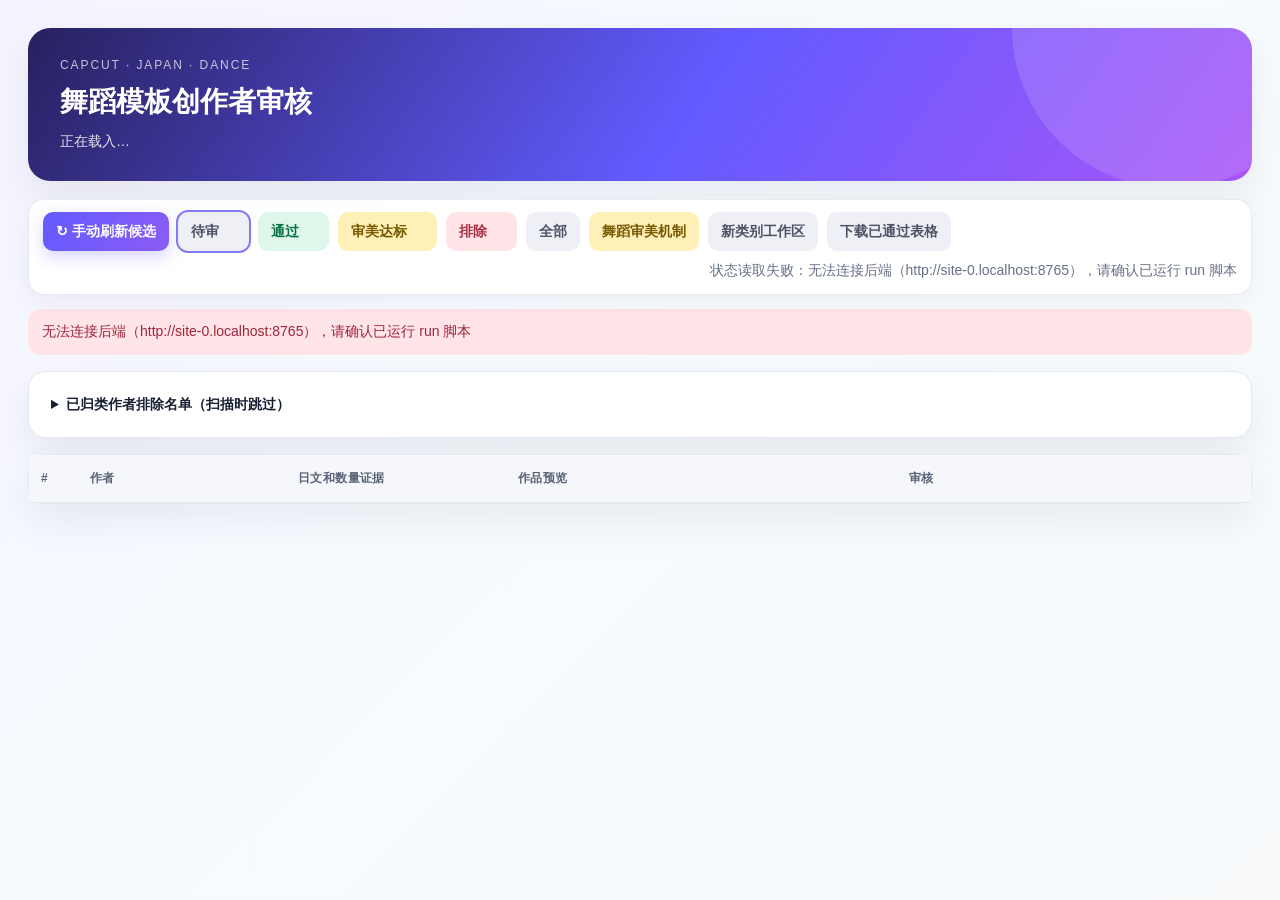
<file: frontend/index.html>
<!doctype html>
<html lang="zh">
<head>
  <meta charset="utf-8">
  <meta name="viewport" content="width=device-width,initial-scale=1">
  <meta name="application-name" content="capcut-creator-review-frontend">
  <title>舞蹈创作者审核</title>
  <link rel="stylesheet" href="css/app.css">
  <script src="js/config.js"></script>
  <script type="module" src="js/review.js"></script>
</head>
<body>
<main>
  <section class="hero">
    <div class="eyebrow">CAPCUT · JAPAN · DANCE</div>
    <h1>舞蹈模板创作者审核</h1>
    <p id="summary">正在载入…</p>
  </section>

  <nav class="toolbar">
    <button id="refreshBtn" class="btn primary" type="button">↻ 手动刷新候选</button>
    <span id="viewButtons">
      <button class="btn" type="button" data-view="pending">待审<span class="count" data-count="pending"></span></button>
      <button class="btn approve" type="button" data-view="approved">通过<span class="count" data-count="approved"></span></button>
      <button class="btn potential" type="button" data-view="aesthetic_only">审美达标<span class="count" data-count="aesthetic_only"></span></button>
      <button class="btn reject" type="button" data-view="rejected">排除<span class="count" data-count="rejected"></span></button>
      <button class="btn" type="button" data-view="all">全部</button>
    </span>
    <a class="btn potential" href="aesthetic.html">舞蹈审美机制</a>
    <a class="btn" href="new-category.html">新类别工作区</a>
    <a id="exportLink" class="btn" href="#">下载已通过表格</a>
    <span id="msg"></span>
    <span id="refreshStatus" class="status-text">准备就绪</span>
  </nav>

  <div id="error" class="notice bad" hidden></div>

  <section id="logPanel" class="log-panel" hidden>
    <h2>刷新日志</h2>
    <div id="logEntries" class="log-entries" role="log" aria-live="polite"></div>
  </section>

  <details class="panel" id="exclusionPanel">
    <summary>已归类作者排除名单（扫描时跳过）</summary>
    <p class="muted">把飞书里已归类作者的 CC 用户名称或 CC ID 粘贴在这里，每行一个。下次扫描会跳过名称或 ID 包含这些内容的作者。</p>
    <textarea id="exclusionText" class="code" spellcheck="false"></textarea>
    <button id="saveExclusions" class="btn primary" type="button">保存排除名单</button>
    <span id="exclusionMsg" class="muted"></span>
  </details>

  <div class="table-wrap" style="margin-top:16px">
    <table>
      <thead><tr><th>#</th><th>作者</th><th>日文和数量证据</th><th>作品预览</th><th>审核</th></tr></thead>
      <tbody id="rows"></tbody>
    </table>
    <div id="emptyState" class="empty" hidden>这个视图暂时没有作者。</div>
  </div>
</main>
</body>
</html>
</file>
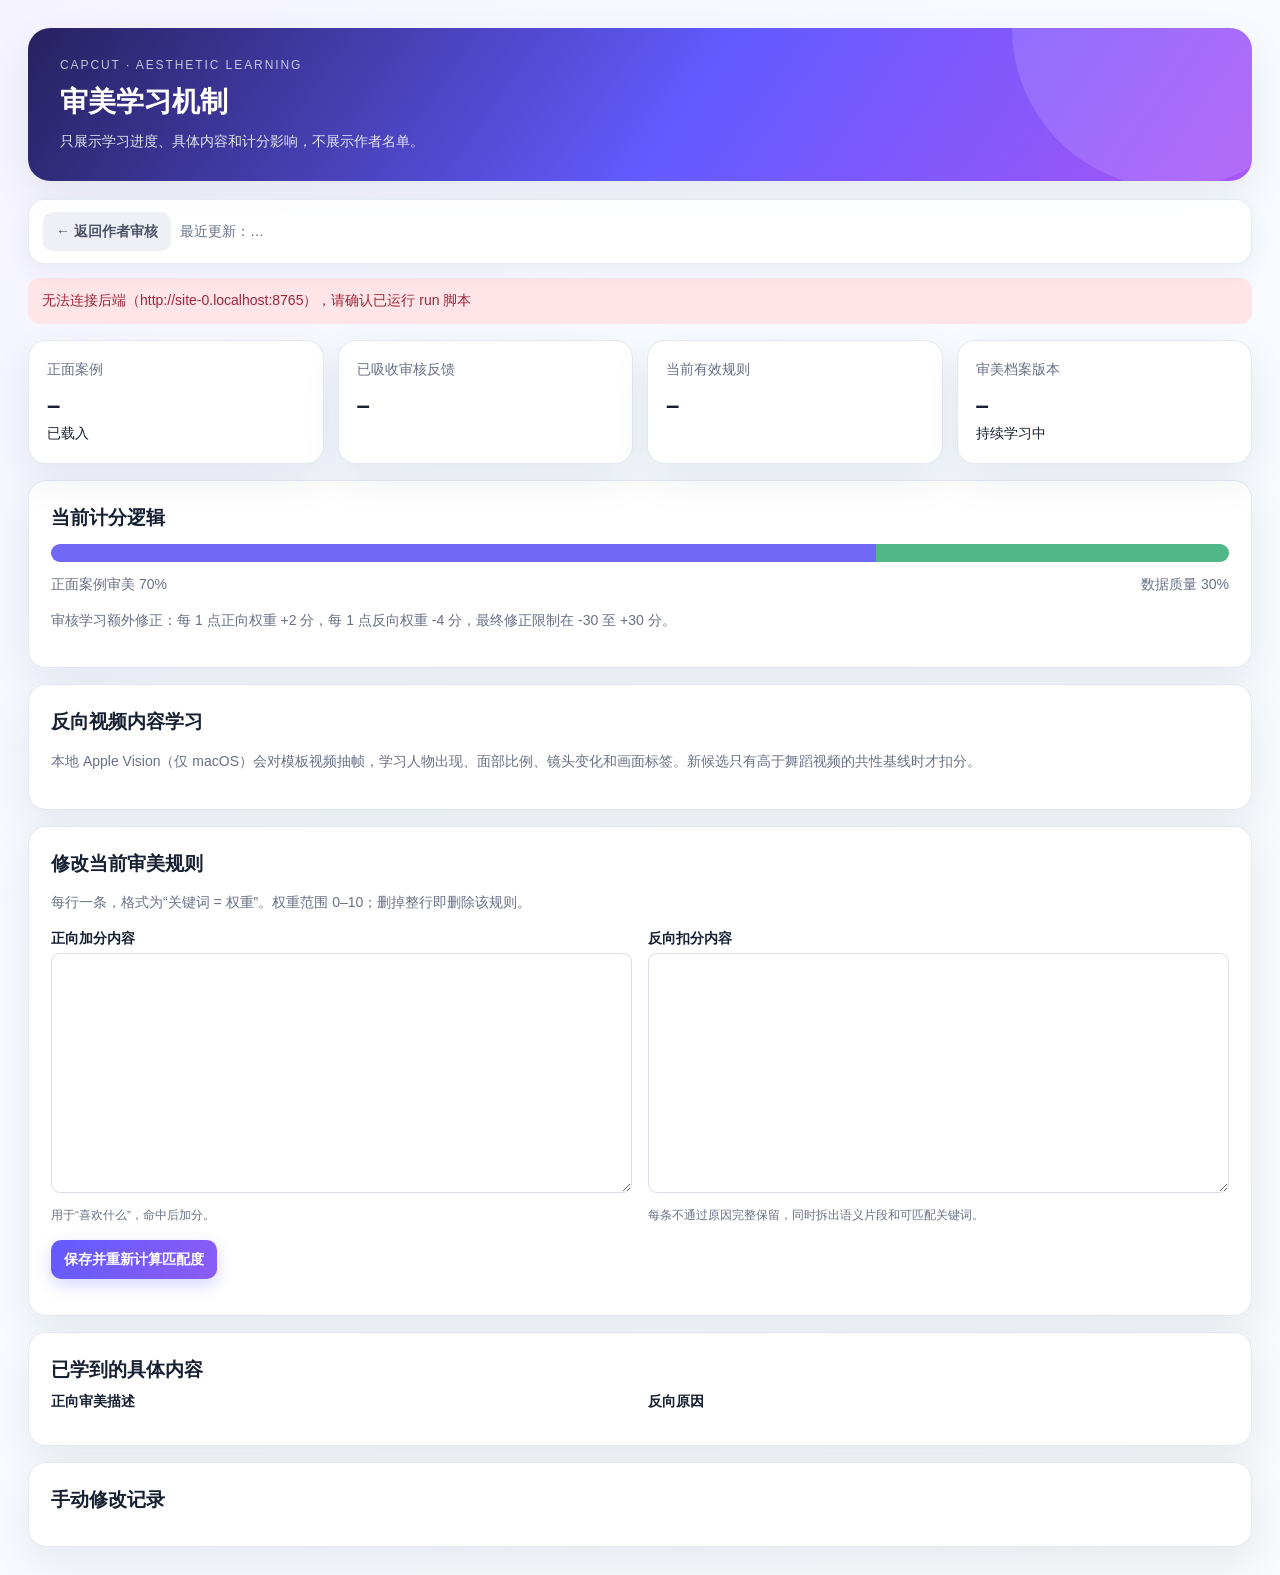
<file: frontend/aesthetic.html>
<!doctype html>
<html lang="zh">
<head>
  <meta charset="utf-8">
  <meta name="viewport" content="width=device-width,initial-scale=1">
  <title>审美学习机制</title>
  <link rel="stylesheet" href="css/app.css">
  <script src="js/config.js"></script>
  <script type="module" src="js/aesthetic.js"></script>
</head>
<body>
<main class="narrow">
  <section class="hero">
    <div class="eyebrow">CAPCUT · AESTHETIC LEARNING</div>
    <h1>审美学习机制</h1>
    <p>只展示学习进度、具体内容和计分影响，不展示作者名单。</p>
  </section>
  <nav class="toolbar">
    <a class="btn" href="index.html">← 返回作者审核</a>
    <span class="muted">最近更新：<span id="updatedAt">…</span></span>
  </nav>
  <div id="notice" class="notice" hidden></div>

  <section class="grid">
    <div class="card"><span class="muted">正面案例</span><b id="referenceCount">–</b><span>已载入</span></div>
    <div class="card"><span class="muted">已吸收审核反馈</span><b id="absorbed">–</b><span id="absorbedDetail"></span></div>
    <div class="card"><span class="muted">当前有效规则</span><b id="ruleCount">–</b><span id="ruleDetail"></span></div>
    <div class="card"><span class="muted">审美档案版本</span><b id="revision">–</b><span>持续学习中</span></div>
  </section>

  <section class="panel">
    <h2>当前计分逻辑</h2>
    <div class="formula"><span></span><span></span></div>
    <div class="legend"><span>正面案例审美 70%</span><span>数据质量 30%</span></div>
    <p class="muted">审核学习额外修正：每 1 点正向权重 +2 分，每 1 点反向权重 -4 分，最终修正限制在 -30 至 +30 分。</p>
  </section>

  <section class="panel">
    <h2>反向视频内容学习</h2>
    <p id="visualSummary"></p>
    <p class="muted">本地 Apple Vision（仅 macOS）会对模板视频抽帧，学习人物出现、面部比例、镜头变化和画面标签。新候选只有高于舞蹈视频的共性基线时才扣分。</p>
    <div id="visualLabels"></div>
  </section>

  <form id="termsForm" class="panel">
    <h2>修改当前审美规则</h2>
    <p class="muted">每行一条，格式为“关键词 = 权重”。权重范围 0–10；删掉整行即删除该规则。</p>
    <div class="two-col">
      <label><b>正向加分内容</b><textarea id="positiveText" class="code" spellcheck="false"></textarea>
        <small>用于“喜欢什么”，命中后加分。</small></label>
      <label><b>反向扣分内容</b><textarea id="negativeText" class="code" spellcheck="false"></textarea>
        <small>每条不通过原因完整保留，同时拆出语义片段和可匹配关键词。</small></label>
    </div>
    <p><button class="btn primary" type="submit">保存并重新计算匹配度</button></p>
  </form>

  <section class="panel">
    <h2>已学到的具体内容</h2>
    <div class="two-col">
      <div><b>正向审美描述</b><ul id="positiveFeedback" class="plain"></ul></div>
      <div><b>反向原因</b><ul id="negativeFeedback" class="plain"></ul></div>
    </div>
  </section>

  <section class="panel">
    <h2>手动修改记录</h2>
    <ul id="history" class="plain"></ul>
  </section>
</main>
</body>
</html>
</file>
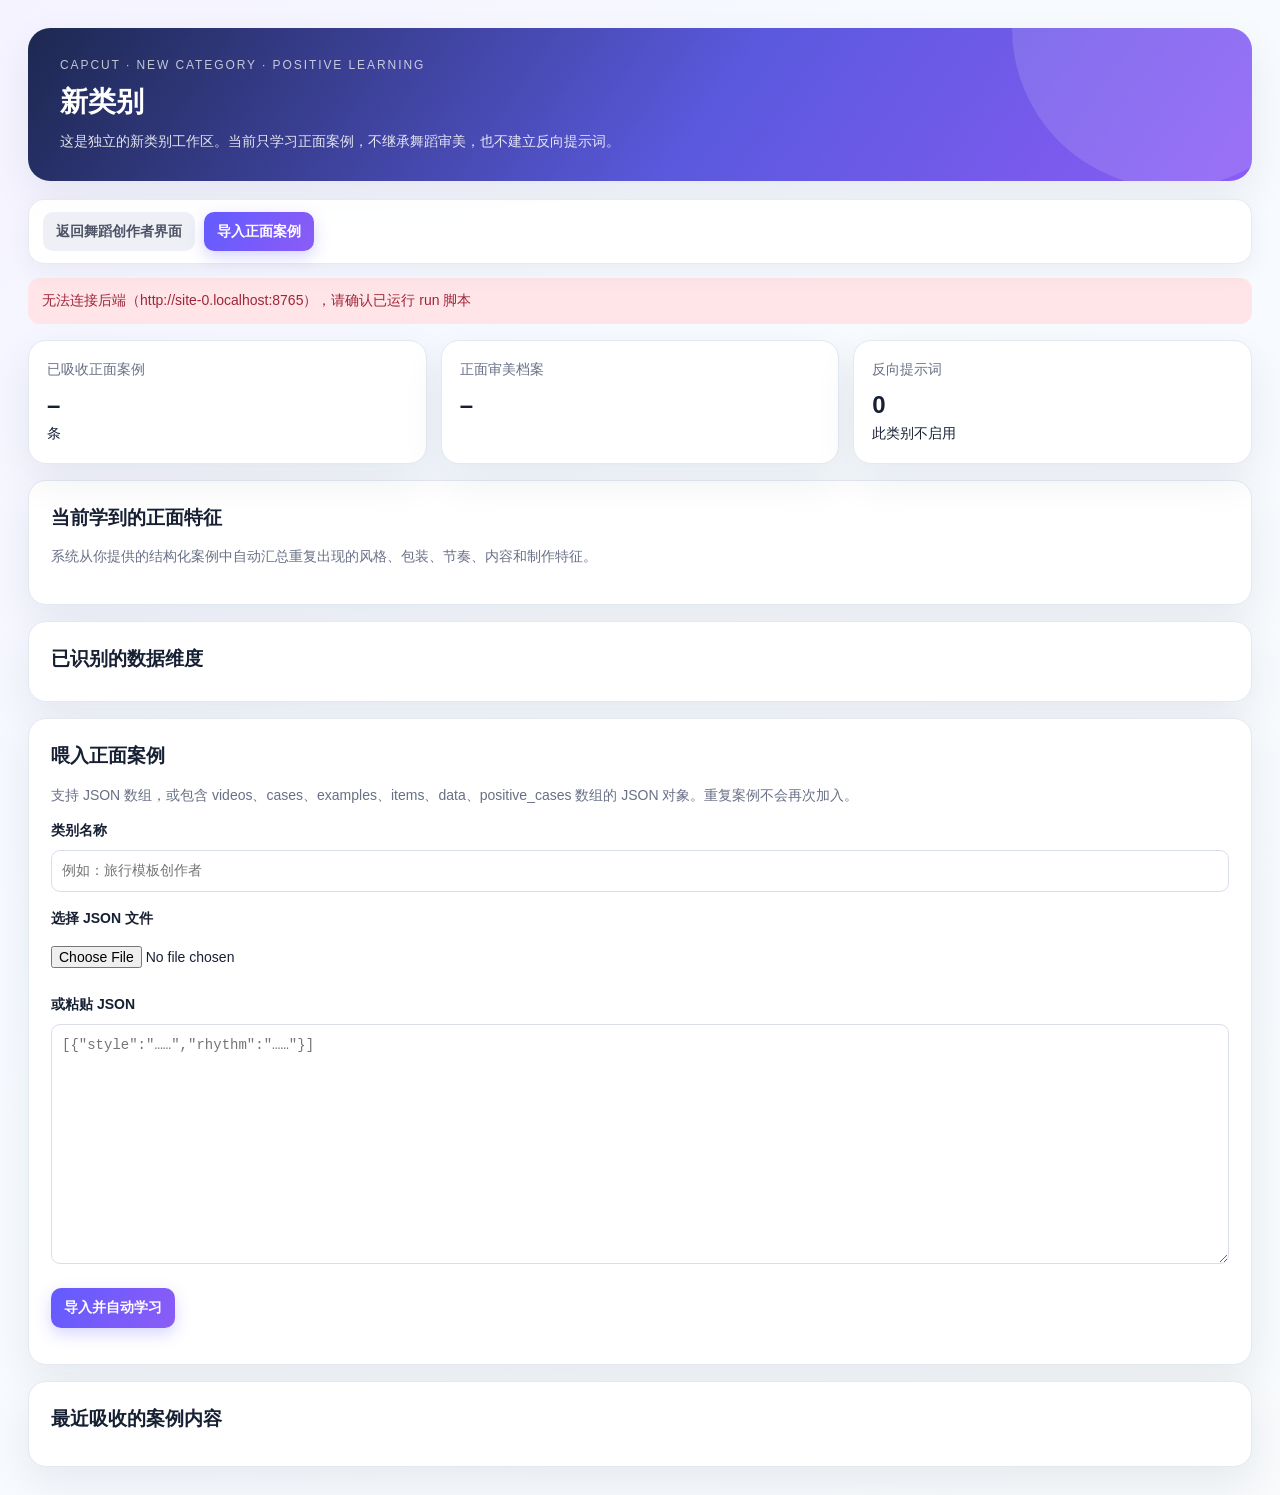
<file: frontend/new-category.html>
<!doctype html>
<html lang="zh">
<head>
  <meta charset="utf-8">
  <meta name="viewport" content="width=device-width,initial-scale=1">
  <title>新类别正面学习</title>
  <link rel="stylesheet" href="css/app.css">
  <script src="js/config.js"></script>
  <script type="module" src="js/new-category.js"></script>
</head>
<body>
<main class="narrow">
  <section class="hero alt">
    <div class="eyebrow">CAPCUT · NEW CATEGORY · POSITIVE LEARNING</div>
    <h1 id="categoryTitle">新类别</h1>
    <p>这是独立的新类别工作区。当前只学习正面案例，不继承舞蹈审美，也不建立反向提示词。</p>
  </section>
  <nav class="toolbar">
    <a class="btn" href="index.html">返回舞蹈创作者界面</a>
    <a class="btn primary" href="#feed">导入正面案例</a>
  </nav>
  <div id="notice" class="notice" hidden></div>

  <section class="grid three">
    <div class="card"><span class="muted">已吸收正面案例</span><b id="caseCount">–</b><span>条</span></div>
    <div class="card"><span class="muted">正面审美档案</span><b id="revision">–</b><span id="updatedAt"></span></div>
    <div class="card"><span class="muted">反向提示词</span><b>0</b><span>此类别不启用</span></div>
  </section>

  <section class="panel">
    <h2>当前学到的正面特征</h2>
    <p class="muted">系统从你提供的结构化案例中自动汇总重复出现的风格、包装、节奏、内容和制作特征。</p>
    <div id="terms"></div>
  </section>

  <section class="panel">
    <h2>已识别的数据维度</h2>
    <div id="fields"></div>
  </section>

  <form id="feed" class="panel">
    <h2>喂入正面案例</h2>
    <p class="muted">支持 JSON 数组，或包含 videos、cases、examples、items、data、positive_cases 数组的 JSON 对象。重复案例不会再次加入。</p>
    <label class="block" for="categoryName">类别名称</label>
    <input id="categoryName" type="text" placeholder="例如：旅行模板创作者">
    <label class="block" for="jsonFile">选择 JSON 文件</label>
    <input id="jsonFile" type="file" accept=".json,application/json">
    <label class="block" for="jsonPayload">或粘贴 JSON</label>
    <textarea id="jsonPayload" class="code" spellcheck="false" placeholder='[{"style":"……","rhythm":"……"}]'></textarea>
    <p><button class="btn primary" type="submit">导入并自动学习</button></p>
  </form>

  <section class="panel">
    <h2>最近吸收的案例内容</h2>
    <ul id="cases" class="cases"></ul>
  </section>
</main>
</body>
</html>
</file>
<file: frontend/css/app.css>
:root {
  --ink: #172033;
  --muted: #687086;
  --line: #e4e8f0;
  --panel: #fff;
  --blue: #635bff;
  --purple: #8b5cf6;
  --green: #15945c;
  --red: #d34b5d;
  --shadow: 0 16px 40px rgba(31, 38, 67, .08);
}
* { box-sizing: border-box; }
body {
  margin: 0;
  min-height: 100vh;
  overflow-x: hidden;
  color: var(--ink);
  font: 14px/1.55 -apple-system, BlinkMacSystemFont, "SF Pro Text", "PingFang SC", "Microsoft YaHei", sans-serif;
  background: linear-gradient(135deg, #f5f3ff 0, #f7fbff 40%, #f8fafc 100%);
}
main { max-width: 1800px; margin: auto; padding: 28px; min-width: 0; }
main.narrow { max-width: 1280px; }
a { color: #5148d8; }
.muted, small { color: var(--muted); }
[hidden] { display: none !important; }

/* hero */
.hero {
  position: relative; overflow: hidden; color: #fff; padding: 28px 32px; border-radius: 22px;
  background: linear-gradient(125deg, #27215f, #635bff 54%, #a855f7); box-shadow: var(--shadow);
}
.hero::after {
  content: ""; position: absolute; width: 320px; height: 320px; border-radius: 50%;
  right: -80px; top: -160px; background: rgba(255, 255, 255, .13);
}
.hero.alt { background: linear-gradient(125deg, #1d2850, #5b59de 56%, #8b5cf6); }
.eyebrow { font-size: 12px; letter-spacing: .16em; text-transform: uppercase; opacity: .72; }
.hero h1 { font-size: 28px; margin: 5px 0 8px; }
.hero p { max-width: 1050px; margin: 0; color: rgba(255, 255, 255, .86); }

/* buttons & toolbar */
.toolbar {
  position: sticky; top: 0; z-index: 8; display: flex; align-items: center; gap: 9px; flex-wrap: wrap;
  margin: 18px 0 14px; padding: 12px 14px; border: 1px solid rgba(228, 232, 240, .9); border-radius: 16px;
  background: rgba(255, 255, 255, .92); backdrop-filter: blur(14px); box-shadow: 0 8px 24px rgba(31, 38, 67, .06);
}
.btn {
  appearance: none; display: inline-flex; align-items: center; justify-content: center; border: 0;
  border-radius: 10px; padding: 9px 13px; color: #4d5265; background: #eef0f6; font: inherit;
  font-weight: 650; cursor: pointer; text-decoration: none; transition: .15s ease;
}
.btn:hover { transform: translateY(-1px); }
.btn:disabled { opacity: .55; cursor: wait; transform: none; }
.btn.active { outline: 2px solid #827af7; }
.primary { color: #fff; background: linear-gradient(120deg, var(--blue), var(--purple)); box-shadow: 0 6px 16px rgba(99, 91, 255, .25); }
.approve { color: #087142; background: #dff7ea; }
.potential { color: #765800; background: #fff0b8; }
.reject { color: #a62f42; background: #ffe4e8; }
.status-text { color: var(--muted); margin-left: auto; }
#msg { color: #3f4660; font-weight: 600; }
#viewButtons { display: contents; }
.count { margin-left: 5px; padding: 0 6px; border-radius: 999px; background: rgba(0, 0, 0, .06); font-size: 12px; }

/* panels */
.panel, .card {
  border: 1px solid var(--line); border-radius: 18px; background: var(--panel); box-shadow: var(--shadow);
}
.panel { margin-top: 16px; padding: 22px; }
.panel h2 { margin: 0 0 6px; font-size: 19px; }
.card { padding: 18px; }
.card b { display: block; margin-top: 5px; font-size: 24px; }
.grid { display: grid; grid-template-columns: repeat(4, 1fr); gap: 14px; margin-top: 16px; }
.grid.three { grid-template-columns: repeat(3, 1fr); }
.notice { margin: 12px 0; padding: 12px 14px; border-radius: 12px; }
.notice.ok { color: #087142; background: #dff7ea; }
.notice.bad { color: #9f2639; background: #ffe4e8; }
.tag, .field {
  display: inline-block; margin: 5px 6px 0 0; padding: 4px 9px; border-radius: 999px; color: #5148d8; background: #eeecff;
}
.field { color: #4d5870; background: #f1f5f9; }
.empty { padding: 14px; border-radius: 10px; background: #f7f8fb; color: var(--muted); }

/* forms */
input, textarea, select {
  width: 100%; max-width: 100%; margin: 4px 0; padding: 9px 10px; border: 1px solid #d9deea; border-radius: 9px;
  background: #fff; color: var(--ink); font: inherit; outline: none;
}
input:focus, textarea:focus, select:focus { border-color: #827af7; box-shadow: 0 0 0 3px rgba(99, 91, 255, .12); }
input[type=checkbox] { width: auto; accent-color: var(--blue); }
input[type=file] { border: 0; padding-left: 0; }
textarea { height: 72px; resize: vertical; }
textarea.code { min-height: 240px; font: 14px/1.7 ui-monospace, SFMono-Regular, Menlo, Consolas, monospace; }
label.block { display: block; margin: 12px 0 4px; font-weight: 700; }

/* refresh log */
.log-panel { margin: 0 0 16px; padding: 14px 16px; border: 1px solid #dce2ef; border-radius: 16px; background: #fff; box-shadow: 0 8px 24px rgba(31, 38, 67, .06); }
.log-panel h2 { margin: 0 0 9px; font-size: 15px; }
.log-entries { max-height: 250px; overflow-y: auto; font: 12px/1.6 ui-monospace, SFMono-Regular, Menlo, Consolas, monospace; }
.log-entry { display: grid; grid-template-columns: 64px 84px minmax(0, 1fr); gap: 8px; padding: 5px 0; border-top: 1px solid #edf0f6; overflow-wrap: anywhere; }
.log-entry time { color: #777f91; }
.log-entry strong { color: #5751c3; }

details.panel summary { cursor: pointer; font-weight: 700; }

/* review table */
.table-wrap { border: 1px solid var(--line); border-radius: 18px; background: var(--panel); box-shadow: var(--shadow); min-width: 0; }
table { width: 100%; border-collapse: separate; border-spacing: 0; table-layout: fixed; }
th:nth-child(1) { width: 4%; } th:nth-child(2) { width: 17%; } th:nth-child(3) { width: 18%; }
th:nth-child(4) { width: 32%; } th:nth-child(5) { width: 29%; }
td, th { padding: 14px 12px; border-bottom: 1px solid var(--line); vertical-align: top; text-align: left; overflow-wrap: anywhere; }
th { position: sticky; top: 0; z-index: 5; color: #596176; background: #f5f7fb; font-size: 12px; letter-spacing: .04em; }
tbody tr:last-child td { border-bottom: 0; }
tbody tr { transition: .18s background; }
tbody tr:hover { background: #fafbff; }
tr[data-status=approved] { background: #f0fbf5; }
tr[data-status=aesthetic_only] { background: #fffaf0; }
tr[data-status=rejected] { background: #fff6f7; opacity: .62; }
.rank { display: inline-grid; place-items: center; width: 30px; height: 30px; border-radius: 9px; color: #5f59d9; background: #eeecff; font-weight: 750; }
.creator-name { font-size: 16px; }
.badge { display: inline-block; margin: 7px 7px 7px 0; padding: 3px 8px; border-radius: 999px; font-size: 12px; font-weight: 700; }
.badge.match { color: #5148d8; background: #eae8ff; }
.badge.explore { color: #9a5b00; background: #fff1ce; }
.score { color: var(--muted); }
.preview-item { margin: 0 0 14px; }
.preview-video, .preview-image {
  display: block; width: 104px; height: 148px; max-width: 100%; margin: 0 0 7px; object-fit: contain; cursor: pointer;
  border-radius: 11px; background: #111; box-shadow: 0 4px 12px rgba(20, 25, 45, .12);
}
.preview-video.expanded { width: 100%; height: auto; max-height: 70vh; aspect-ratio: 9 / 16; }
.review-actions { display: flex; gap: 6px; flex-wrap: wrap; margin-top: 7px; }

/* aesthetic page */
.formula { display: grid; grid-template-columns: 7fr 3fr; overflow: hidden; height: 18px; margin: 12px 0; border-radius: 999px; background: #eef0f6; }
.formula span:first-child { background: #7067f5; }
.formula span:last-child { background: #52b788; }
.legend { display: flex; justify-content: space-between; gap: 14px; color: var(--muted); }
.two-col { display: grid; grid-template-columns: 1fr 1fr; gap: 16px; }
ul.plain { margin: 10px 0 0; padding-left: 20px; }
ul.plain li { margin: 6px 0; }
ul.plain time { display: inline-block; min-width: 145px; color: var(--muted); }
ul.cases { margin: 10px 0 0; padding: 0; list-style: none; }
ul.cases li { display: grid; grid-template-columns: 85px 1fr; gap: 12px; padding: 11px 0; border-top: 1px solid #edf0f5; }
ul.cases li span { color: #555f75; }

@media (max-width: 1050px) {
  .toolbar { top: 6px; }
  .table-wrap { border: 0; background: transparent; box-shadow: none; }
  table, tbody, tr { display: block; width: 100%; }
  thead { display: none; }
  tbody { display: grid; gap: 14px; }
  tr { overflow: hidden; border: 1px solid var(--line); border-radius: 16px; background: #fff; box-shadow: 0 10px 26px rgba(31, 38, 67, .07); }
  td { display: block; padding: 12px 14px; border-bottom: 1px solid #edf0f6; }
  td:nth-child(1) { float: left; width: 54px; border: 0; padding-top: 16px; }
  td:nth-child(2) { margin-left: 54px; padding-left: 0; }
  td:nth-child(n+3)::before { display: block; margin-bottom: 7px; color: #858ca0; font-size: 11px; font-weight: 750; letter-spacing: .08em; }
  td:nth-child(3)::before { content: "筛选证据"; }
  td:nth-child(4)::before { content: "作品预览"; }
  td:nth-child(5)::before { content: "审核信息"; }
  .review-actions { position: sticky; bottom: 8px; padding: 8px; border-radius: 12px; background: rgba(255, 255, 255, .94); box-shadow: 0 5px 18px rgba(31, 38, 67, .1); }
  .grid { grid-template-columns: 1fr 1fr; }
}
@media (max-width: 760px) {
  main { padding: 14px 16px; }
  .toolbar { position: static; }
  .hero { padding: 22px; }
  .hero h1 { font-size: 22px; }
  .status-text { width: 100%; margin-left: 0; }
  .grid, .grid.three, .two-col { grid-template-columns: 1fr; }
  .log-entry { grid-template-columns: 56px minmax(0, 1fr); }
  .log-entry span { grid-column: 1 / -1; }
  ul.cases li { grid-template-columns: 1fr; }
  .preview-video.expanded { max-height: 65vh; }
}
</file>
